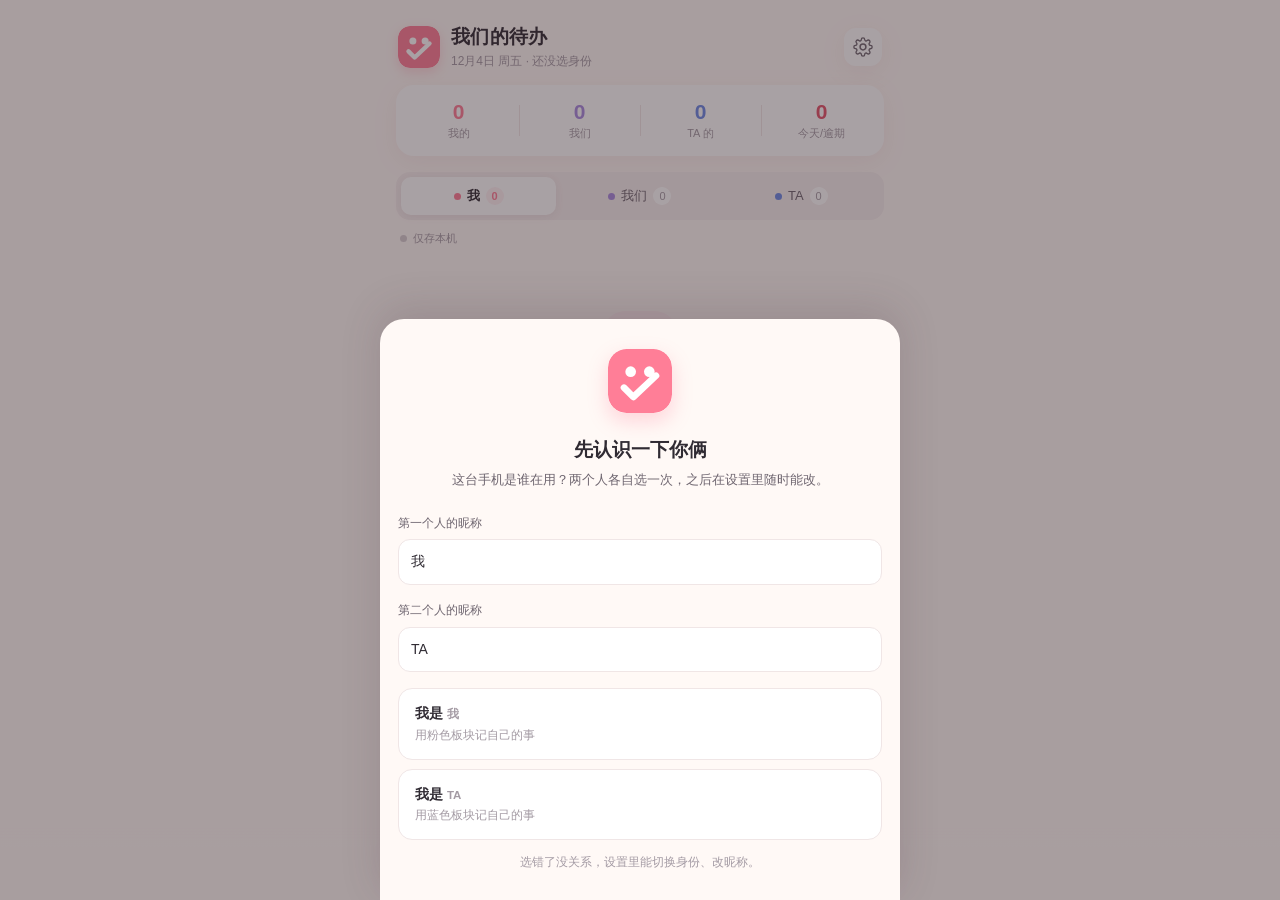
<file: duo-todo-deploy/index.html>
<!DOCTYPE html>
<html lang="zh-CN">
<head>
<meta charset="utf-8">
<meta name="viewport" content="width=device-width, initial-scale=1, viewport-fit=cover">
<title>我们的待办</title>
<meta name="theme-color" content="#FF7E97">
<meta name="mobile-web-app-capable" content="yes">
<meta name="apple-mobile-web-app-capable" content="yes">
<meta name="apple-mobile-web-app-status-bar-style" content="default">
<meta name="description" content="两个人的专属待办清单，分板块记录，一键转发微信互相提醒。">
<link rel="manifest" href="manifest.json">
<link rel="icon" type="image/png" href="icons/icon-192.png">
<link rel="apple-touch-icon" href="icons/icon-192.png">
<link rel="stylesheet" href="styles.css">
</head>
<body>

<svg xmlns="http://www.w3.org/2000/svg" style="display:none" aria-hidden="true">
  <symbol id="i-gear" viewBox="0 0 24 24"><path d="M12 15.5a3.5 3.5 0 1 0 0-7 3.5 3.5 0 0 0 0 7Z" fill="none" stroke="currentColor" stroke-width="1.8"/><path d="M19.4 15a1.7 1.7 0 0 0 .34 1.88l.06.06a2 2 0 1 1-2.83 2.83l-.06-.06a1.7 1.7 0 0 0-1.88-.34 1.7 1.7 0 0 0-1 1.56V21a2 2 0 1 1-4 0v-.09A1.7 1.7 0 0 0 9 19.4a1.7 1.7 0 0 0-1.88.34l-.06.06a2 2 0 1 1-2.83-2.83l.06-.06A1.7 1.7 0 0 0 4.6 15a1.7 1.7 0 0 0-1.56-1H3a2 2 0 1 1 0-4h.09A1.7 1.7 0 0 0 4.6 9a1.7 1.7 0 0 0-.34-1.88l-.06-.06a2 2 0 1 1 2.83-2.83l.06.06A1.7 1.7 0 0 0 9 4.6a1.7 1.7 0 0 0 1-1.56V3a2 2 0 1 1 4 0v.09A1.7 1.7 0 0 0 15 4.6a1.7 1.7 0 0 0 1.88-.34l.06-.06a2 2 0 1 1 2.83 2.83l-.06.06A1.7 1.7 0 0 0 19.4 9c.14.62.68 1.06 1.31 1.09H21a2 2 0 1 1 0 4h-.09A1.7 1.7 0 0 0 19.4 15Z" fill="none" stroke="currentColor" stroke-width="1.6"/></symbol>
  <symbol id="i-plus" viewBox="0 0 24 24"><path d="M12 5v14M5 12h14" fill="none" stroke="currentColor" stroke-width="2.2" stroke-linecap="round"/></symbol>
  <symbol id="i-check" viewBox="0 0 24 24"><path d="m5 12.5 4.5 4.5L19 7" fill="none" stroke="currentColor" stroke-width="2.6" stroke-linecap="round" stroke-linejoin="round"/></symbol>
  <symbol id="i-send" viewBox="0 0 24 24"><path d="M21 3 10.5 13.5M21 3l-6.8 18-3.7-7.5L3 9.8 21 3Z" fill="none" stroke="currentColor" stroke-width="1.8" stroke-linecap="round" stroke-linejoin="round"/></symbol>
  <symbol id="i-close" viewBox="0 0 24 24"><path d="M6 6l12 12M18 6 6 18" fill="none" stroke="currentColor" stroke-width="2" stroke-linecap="round"/></symbol>
  <symbol id="i-lock" viewBox="0 0 24 24"><rect x="5" y="10" width="14" height="10" rx="2" fill="none" stroke="currentColor" stroke-width="1.8"/><path d="M8 10V7a4 4 0 0 1 8 0v3" fill="none" stroke="currentColor" stroke-width="1.8"/></symbol>
  <symbol id="i-cloud" viewBox="0 0 24 24"><path d="M6.5 18a4.5 4.5 0 0 1-.4-9A6 6 0 0 1 17.7 8a4 4 0 0 1 .3 10H6.5Z" fill="none" stroke="currentColor" stroke-width="1.8" stroke-linejoin="round"/></symbol>
  <symbol id="i-trash" viewBox="0 0 24 24"><path d="M4 7h16M9 7V5h6v2M6 7l1 13h10l1-13" fill="none" stroke="currentColor" stroke-width="1.8" stroke-linecap="round" stroke-linejoin="round"/></symbol>
  <symbol id="i-help" viewBox="0 0 24 24"><circle cx="12" cy="12" r="9" fill="none" stroke="currentColor" stroke-width="1.8"/><path d="M9.5 9.2a2.6 2.6 0 1 1 3.4 2.5c-.7.3-1 .8-1 1.6v.4M12 17h.01" fill="none" stroke="currentColor" stroke-width="1.8" stroke-linecap="round"/></symbol>
  <symbol id="i-copy" viewBox="0 0 24 24"><rect x="8" y="8" width="12" height="12" rx="2" fill="none" stroke="currentColor" stroke-width="1.8"/><path d="M16 8V6a2 2 0 0 0-2-2H6a2 2 0 0 0-2 2v8a2 2 0 0 0 2 2h2" fill="none" stroke="currentColor" stroke-width="1.8"/></symbol>
  <symbol id="i-download" viewBox="0 0 24 24"><path d="M12 3v12m0 0 4-4m-4 4-4-4M4 18v2h16v-2" fill="none" stroke="currentColor" stroke-width="1.8" stroke-linecap="round" stroke-linejoin="round"/></symbol>
  <symbol id="i-chevron" viewBox="0 0 24 24"><path d="m9 6 6 6-6 6" fill="none" stroke="currentColor" stroke-width="2" stroke-linecap="round" stroke-linejoin="round"/></symbol>
</svg>

<div id="app">
  <header class="topbar">
    <div class="brand">
      <div class="brand-mark" aria-hidden="true">
        <svg viewBox="0 0 48 48"><rect width="48" height="48" rx="14" fill="#FF7E97"/><circle cx="17" cy="17" r="4" fill="#fff"/><circle cx="31" cy="17" r="4" fill="#fff"/><path d="m12 29 7 7 17-16" fill="none" stroke="#fff" stroke-width="5" stroke-linecap="round" stroke-linejoin="round"/></svg>
      </div>
      <div class="brand-text">
        <h1>我们的待办</h1>
        <p id="todayLine">正在加载…</p>
      </div>
    </div>
    <button class="icon-btn" id="btnSettings" aria-label="设置与帮助"><svg class="ic"><use href="#i-gear"></use></svg></button>
  </header>

  <section class="overview" aria-label="待办概览">
    <div class="ov-item"><b id="ovMine">0</b><span>我的</span></div>
    <div class="ov-item"><b id="ovUs">0</b><span>我们</span></div>
    <div class="ov-item"><b id="ovTa">0</b><span>TA 的</span></div>
    <div class="ov-item ov-today"><b id="ovToday">0</b><span>今天/逾期</span></div>
  </section>

  <div class="install-bar" id="installBar" hidden>
    <div class="install-copy"><b>装到手机桌面</b><span>点开就像 App，图标还能显示未完成任务数</span></div>
    <button class="install-go" id="btnInstall">添加</button>
    <button class="install-x" id="btnInstallClose" aria-label="以后再说"><svg class="ic"><use href="#i-close"></use></svg></button>
  </div>

  <nav class="tabs" id="tabs" aria-label="板块切换">
    <button class="tab" data-tab="A"><span class="tab-dot dot-a"></span><span class="tab-name">我的</span><span class="tab-count" data-count="A">0</span></button>
    <button class="tab" data-tab="US"><span class="tab-dot dot-us"></span><span class="tab-name">我们</span><span class="tab-count" data-count="US">0</span></button>
    <button class="tab" data-tab="B"><span class="tab-dot dot-b"></span><span class="tab-name">TA 的</span><span class="tab-count" data-count="B">0</span></button>
  </nav>

  <div class="syncbar" id="syncBar"><span class="sync-dot" id="syncDot"></span><span id="syncText">仅存本机</span></div>

  <main class="list" id="list"></main>

  <div class="addbar">
    <button class="add-btn" id="btnAdd"><svg class="ic"><use href="#i-plus"></use></svg><span>添加待办</span></button>
  </div>
</div>

<div class="scrim" id="scrim"></div>

<!-- 添加 / 编辑待办 -->
<section class="sheet" id="editSheet" role="dialog" aria-modal="true" aria-hidden="true">
  <div class="sheet-head">
    <button class="head-btn" data-close="editSheet">取消</button>
    <h2 id="editTitle">添加待办</h2>
    <button class="head-btn primary" id="btnSaveItem">保存</button>
  </div>
  <div class="sheet-body">
    <label class="field">
      <span class="field-label">要做什么</span>
      <input id="fTitle" type="text" maxlength="80" placeholder="比如：一起去超市买牛奶" autocomplete="off">
    </label>
    <div class="field">
      <span class="field-label">放在哪个板块</span>
      <div class="seg" id="fOwner">
        <button type="button" data-owner="A">我的</button>
        <button type="button" data-owner="US">我们</button>
        <button type="button" data-owner="B">TA 的</button>
      </div>
    </div>
    <div class="field">
      <span class="field-label">紧急程度（列表会按这个排）</span>
      <div class="seg" id="fPriority">
        <button type="button" data-prio="0">普通</button>
        <button type="button" data-prio="1">重要</button>
        <button type="button" data-prio="2">紧急</button>
      </div>
    </div>
    <div class="field">
      <span class="field-label">截止时间（可不填）</span>
      <input id="fDue" type="datetime-local">
      <div class="quick" id="fQuick">
        <button type="button" data-quick="today">今晚 20:00</button>
        <button type="button" data-quick="tomorrow">明天 09:00</button>
        <button type="button" data-quick="sunday">本周日 18:00</button>
        <button type="button" data-quick="clear">清除</button>
      </div>
    </div>
    <label class="field">
      <span class="field-label">备注（可不填）</span>
      <textarea id="fNote" rows="3" maxlength="500" placeholder="补充点细节，对方也能看到"></textarea>
    </label>
    <button id="btnDeleteItem" class="danger-btn" hidden><svg class="ic"><use href="#i-trash"></use></svg>删除这条待办</button>
  </div>
</section>

<!-- 首次使用：选择身份 -->
<section class="sheet welcome" id="welcomeSheet" role="dialog" aria-modal="true" aria-hidden="true">
  <div class="welcome-top">
    <div class="welcome-icon"><svg viewBox="0 0 48 48"><rect width="48" height="48" rx="14" fill="#FF7E97"/><circle cx="17" cy="17" r="4" fill="#fff"/><circle cx="31" cy="17" r="4" fill="#fff"/><path d="m12 29 7 7 17-16" fill="none" stroke="#fff" stroke-width="5" stroke-linecap="round" stroke-linejoin="round"/></svg></div>
    <h2>先认识一下你俩</h2>
    <p>这台手机是谁在用？两个人各自选一次，之后在设置里随时能改。</p>
  </div>
  <div class="sheet-body">
    <label class="field"><span class="field-label">第一个人的昵称</span><input id="nickA" type="text" maxlength="12" value="我"></label>
    <label class="field"><span class="field-label">第二个人的昵称</span><input id="nickB" type="text" maxlength="12" value="TA"></label>
    <div class="pick-row">
      <button class="pick" id="btnPickA"><b>我是 <span id="pickNameA">我</span></b><span>用粉色板块记自己的事</span></button>
      <button class="pick" id="btnPickB"><b>我是 <span id="pickNameB">TA</span></b><span>用蓝色板块记自己的事</span></button>
    </div>
    <p class="hint">选错了没关系，设置里能切换身份、改昵称。</p>
  </div>
</section>

<!-- 设置 -->
<section class="sheet" id="settingsSheet" role="dialog" aria-modal="true" aria-hidden="true">
  <div class="sheet-head">
    <button class="head-btn" data-close="settingsSheet">关闭</button>
    <h2>设置</h2>
    <button class="head-btn primary" id="btnSaveSettings">保存</button>
  </div>
  <div class="sheet-body">
    <div class="card">
      <h3>身份与昵称</h3>
      <p class="card-hint">两台手机各选一次，昵称会同步给对方。</p>
      <div class="two-col">
        <label class="field"><span class="field-label">第一个人</span><input id="setNameA" type="text" maxlength="12"></label>
        <label class="field"><span class="field-label">第二个人</span><input id="setNameB" type="text" maxlength="12"></label>
      </div>
      <div class="field"><span class="field-label">这台手机是</span>
        <div class="seg" id="setMe"><button type="button" data-me="A">第一个人</button><button type="button" data-me="B">第二个人</button></div>
      </div>
    </div>

    <div class="card">
      <h3><svg class="ic"><use href="#i-cloud"></use></svg> 双人实时同步 <span class="tag-free">免费</span></h3>
      <p class="card-hint">不开启也能用，数据只存这台手机。开启后两台手机实时看到对方的新待办。用 Supabase 免费版，0 元、不用绑卡。</p>
      <label class="field"><span class="field-label">Project URL</span><input id="cloudUrl" type="url" placeholder="https://xxxx.supabase.co" autocomplete="off" spellcheck="false"></label>
      <label class="field"><span class="field-label">anon public key</span><input id="cloudKey" type="text" placeholder="eyJhbGciOi..." autocomplete="off" spellcheck="false"></label>
      <label class="field"><span class="field-label">配对房间码（两人填一样的）</span>
        <div class="inline-input"><input id="cloudRoom" type="text" placeholder="点右边生成" autocomplete="off" spellcheck="false"><button class="mini-btn" id="btnGenRoom">生成</button></div>
      </label>
      <div class="btn-row">
        <button class="soft-btn" id="btnTestCloud">保存并测试</button>
        <button class="soft-btn" id="btnCopyConfig"><svg class="ic"><use href="#i-copy"></use></svg>复制给 TA</button>
        <button class="soft-btn" id="btnCloudOff">关闭同步</button>
      </div>
      <div class="field" style="margin-top:12px"><span class="field-label">粘贴 TA 发来的配置，一键连上</span>
        <div class="inline-input"><input id="cfgInput" type="text" placeholder="DUOTODO1|..."><button class="mini-btn" id="btnPasteConfig">导入</button></div>
      </div>
      <p class="status-line" id="cloudStatus">未开启</p>
      <details class="sql-details"><summary>第一次用？点开看建表步骤</summary>
        <p>1. 打开 <b>supabase.com</b>，用 GitHub 账号免费注册（不用绑卡）→ New project，地区选 Singapore 或 Tokyo，记下数据库密码。</p>
        <p>2. 左侧 <b>SQL Editor</b> → New query → 把下面整段粘进去点 Run。</p>
        <button class="soft-btn" id="btnCopySQL"><svg class="ic"><use href="#i-copy"></use></svg>复制建表 SQL</button>
        <p>3. 左侧 <b>Project Settings → API</b>，复制 Project URL 和 anon public key，填到上面。</p>
        <p>4. 点「生成」拿到房间码，再点「复制给 TA」发到微信，对方在设置里粘贴导入即可。</p>
        <p class="warn">提示：免费项目 7 天没人访问会暂停，去后台点一下 Resume 就行；本应用数据仍完整存在各自手机里，不会丢。</p>
      </details>
    </div>

    <div class="card">
      <h3>数据</h3>
      <p class="card-hint">换手机或想备份时，导出一个文件；对方导入即可合并，不会覆盖已有内容。</p>
      <div class="btn-row">
        <button class="soft-btn" id="btnExport"><svg class="ic"><use href="#i-download"></use></svg>导出备份</button>
        <button class="soft-btn" id="btnImport">导入备份</button>
        <button class="soft-btn danger" id="btnClear">清空全部</button>
      </div>
    </div>

    <div class="card">
      <button class="link-row" id="btnHelp"><svg class="ic"><use href="#i-help"></use></svg><span>使用帮助 / 装到桌面 / 微信提醒</span><svg class="ic chev"><use href="#i-chevron"></use></svg></button>
      <p class="version">我们的待办 · v1.0 · 数据默认只存在你的手机</p>
    </div>
  </div>
</section>

<!-- 帮助 -->
<section class="sheet" id="helpSheet" role="dialog" aria-modal="true" aria-hidden="true">
  <div class="sheet-head">
    <button class="head-btn" data-close="helpSheet">返回</button>
    <h2>使用帮助</h2>
    <span style="width:52px"></span>
  </div>
  <div class="sheet-body help-body">
    <section class="help-sec">
      <h3>1. 装到手机桌面（两台 Android）</h3>
      <p>用 <b>Chrome</b> 打开本页链接 → 如果顶部出现「装到手机桌面」提示条，直接点「添加」即可；没出现就点 Chrome 右上角 <b>⋮</b> → <b>安装应用</b> 或 <b>添加到主屏幕</b>。</p>
      <p>从桌面图标打开是全屏的，没有地址栏。多数启动器会在图标上显示未完成数量的角标。</p>
    </section>
    <section class="help-sec">
      <h3>2. 两台手机怎么配对</h3>
      <p>① 各自打开应用，选择「这台手机是谁」，两人选不同的人。<br>② 不配置云也能用：各自记各自的，用提醒按钮把事发到微信。<br>③ 想实时同步：按设置页「第一次用？点开看建表步骤」做一次，约 3 分钟，全程免费。两人房间码一致即可。</p>
    </section>
    <section class="help-sec">
      <h3>3. 微信里互相提醒</h3>
      <p>每条待办右边的纸飞机按钮 → 自动生成一段提醒文字 → 弹出系统分享面板 → 选 <b>微信</b> → 选对方发送。若浏览器不支持分享，文字会自动复制，打开微信粘贴即可。</p>
      <p>微信没有开放「自动给个人发消息」的接口，所以这一步需要你点一下，好处是零配置、不受条数限制、不会被风控。</p>
    </section>
    <section class="help-sec">
      <h3>4. 板块与权限</h3>
      <p>三个板块都有自己的添加框：<b>我的</b> / <b>我们</b> / <b>TA 的</b>。对方板块可以帮 TA 记一条，但只有 TA 本人能勾选完成。共同区两人都能添加和勾选。</p>
      <p>紧急程度分「普通 / 重要 / 紧急」，列表自动按紧急优先、再按截止时间排，已完成自动沉底。</p>
    </section>
    <section class="help-sec">
      <h3>5. 隐私与可靠性</h3>
      <p>所有待办默认只存在本机浏览器存储里，不上传。开启云同步后，数据存放在你自己注册的 Supabase 项目里，靠一长串随机房间码区分；链接和配置别外传。</p>
      <p>免费云有休眠机制，但本地始终有一份完整数据，云断了应用照常用。建议偶尔用「导出备份」存一份文件。</p>
    </section>
  </div>
</section>

<div class="toast" id="toast" role="status" aria-live="polite"></div>
<input type="file" id="importFile" accept="application/json,.json" hidden>

<script src="app.js"></script>
</body>
</html>
</file>
<file: duo-todo-deploy/styles.css>
:root{
  --bg:#fff9f6;
  --card:#ffffff;
  --ink:#302b33;
  --ink-2:#6f6670;
  --ink-3:#a49ba4;
  --line:#f0e6e6;
  --pink:#ff7e97;
  --pink-soft:#fff0f3;
  --blue:#6c8ae4;
  --blue-soft:#eef2ff;
  --purple:#a98be0;
  --purple-soft:#f4efff;
  --danger:#e2546b;
  --shadow:0 6px 24px rgba(183,124,140,.10);
  --shadow-lg:0 -10px 40px rgba(80,50,60,.16);
  --r:18px;
}

*{box-sizing:border-box;-webkit-tap-highlight-color:transparent}
html,body{margin:0;padding:0}
body{
  background:var(--bg);
  color:var(--ink);
  font-family:-apple-system,BlinkMacSystemFont,"PingFang SC","Hiragino Sans GB","Microsoft YaHei",'Segoe UI',Roboto,sans-serif;
  font-size:15px;
  line-height:1.55;
  -webkit-font-smoothing:antialiased;
  overscroll-behavior-y:none;
}
button,input,textarea{font:inherit;color:inherit}
button{cursor:pointer;border:0;background:none;padding:0}
.ic{width:20px;height:20px;display:block;flex:none}

#app{max-width:520px;margin:0 auto;min-height:100vh;padding:0 16px calc(112px + env(safe-area-inset-bottom))}

/* ---------- header ---------- */
.topbar{display:flex;align-items:center;justify-content:space-between;padding:22px 2px 14px}
.brand{display:flex;align-items:center;gap:11px;min-width:0}
.brand-mark svg{width:42px;height:42px;display:block;border-radius:12px;box-shadow:0 4px 12px rgba(255,126,151,.28)}
.brand-text h1{margin:0;font-size:19px;font-weight:700;letter-spacing:.3px}
.brand-text p{margin:1px 0 0;font-size:12px;color:var(--ink-3)}
.icon-btn{width:38px;height:38px;border-radius:12px;background:#fff;color:var(--ink-2);display:grid;place-items:center;box-shadow:var(--shadow)}
.icon-btn:active{transform:scale(.94)}

/* ---------- overview ---------- */
.overview{display:grid;grid-template-columns:repeat(4,1fr);gap:8px;background:var(--card);border-radius:var(--r);padding:14px 6px;box-shadow:var(--shadow)}
.ov-item{display:flex;flex-direction:column;align-items:center;gap:1px;position:relative}
.ov-item+.ov-item::before{content:"";position:absolute;left:-4px;top:6px;bottom:6px;width:1px;background:var(--line)}
.ov-item b{font-size:21px;line-height:1.2;font-variant-numeric:tabular-nums}
.ov-item span{font-size:11px;color:var(--ink-3)}
.ov-item:nth-child(1) b{color:var(--pink)}
.ov-item:nth-child(2) b{color:var(--purple)}
.ov-item:nth-child(3) b{color:var(--blue)}
.ov-today b{color:var(--danger)}

/* ---------- install bar ---------- */
.install-bar{display:flex;align-items:center;gap:10px;margin-top:12px;padding:11px 12px;border-radius:14px;background:linear-gradient(100deg,#fff0f3,#f4efff);border:1px solid #ffe0e7}
.install-bar[hidden]{display:none}
.install-copy{flex:1;min-width:0;display:flex;flex-direction:column;line-height:1.35}
.install-copy b{font-size:13px}
.install-copy span{font-size:11px;color:var(--ink-2)}
.install-go{background:var(--pink);color:#fff;font-size:13px;font-weight:600;padding:7px 14px;border-radius:10px;flex:none}
.install-x{color:var(--ink-3);padding:4px;flex:none}
.install-x .ic{width:16px;height:16px}

/* ---------- tabs ---------- */
.tabs{display:flex;gap:6px;margin:16px 0 0;background:#f6eeee;border-radius:14px;padding:5px}
.tab{flex:1;display:flex;align-items:center;justify-content:center;gap:6px;padding:9px 4px;border-radius:10px;font-size:13px;color:var(--ink-2);transition:.18s;white-space:nowrap}
.tab .tab-name{max-width:76px;overflow:hidden;text-overflow:ellipsis}
.tab-dot{width:7px;height:7px;border-radius:50%;flex:none}
.dot-a{background:var(--pink)}.dot-us{background:var(--purple)}.dot-b{background:var(--blue)}
.tab-count{font-size:11px;min-width:18px;height:18px;line-height:18px;border-radius:9px;background:#fff;color:var(--ink-3);padding:0 4px;font-variant-numeric:tabular-nums}
.tab.active{background:#fff;color:var(--ink);font-weight:600;box-shadow:0 2px 8px rgba(120,80,90,.08)}
.tab.active[data-tab="A"] .tab-count{background:var(--pink-soft);color:var(--pink)}
.tab.active[data-tab="US"] .tab-count{background:var(--purple-soft);color:var(--purple)}
.tab.active[data-tab="B"] .tab-count{background:var(--blue-soft);color:var(--blue)}

/* ---------- sync ---------- */
.syncbar{display:flex;align-items:center;gap:6px;padding:10px 4px 6px;font-size:11px;color:var(--ink-3)}
.sync-dot{width:7px;height:7px;border-radius:50%;background:#d5ccd0;flex:none}
.syncbar.ok .sync-dot{background:#59c48f}
.syncbar.syncing .sync-dot{background:#f0b94b;animation:pulse 1s infinite}
.syncbar.error .sync-dot{background:var(--danger)}
@keyframes pulse{50%{opacity:.3}}

/* ---------- list ---------- */
.list{display:flex;flex-direction:column;gap:10px;padding-top:6px}
.empty{text-align:center;padding:52px 20px;color:var(--ink-3)}
.empty-art{width:76px;height:76px;margin:0 auto 14px;border-radius:24px;background:var(--pink-soft);display:grid;place-items:center}
.empty-art svg{width:38px;height:38px;color:var(--pink);opacity:.65}
.empty b{display:block;color:var(--ink-2);font-size:15px;margin-bottom:4px}
.empty p{margin:0;font-size:12px;line-height:1.7}

.todo{display:flex;align-items:flex-start;gap:11px;background:var(--card);border-radius:16px;padding:14px 12px;box-shadow:var(--shadow);border-left:3px solid transparent;animation:rise .22s ease both}
@keyframes rise{from{opacity:0;transform:translateY(6px)}to{opacity:1;transform:none}}
.todo[data-owner="A"]{border-left-color:var(--pink)}
.todo[data-owner="US"]{border-left-color:var(--purple)}
.todo[data-owner="B"]{border-left-color:var(--blue)}
.todo.p2{box-shadow:0 6px 24px rgba(226,84,107,.14)}
.todo.is-done{opacity:.55}
.check{width:24px;height:24px;flex:none;margin-top:1px;border-radius:8px;border:2px solid #ded4d8;display:grid;place-items:center;color:#fff;transition:.15s}
.check .ic{width:15px;height:15px;opacity:0}
.check:active{transform:scale(.9)}
.todo.is-done .check{background:var(--pink);border-color:var(--pink)}
.todo.is-done .check .ic{opacity:1}
.check.locked{border-style:dashed;border-color:#e5dde1;color:var(--ink-3);cursor:default}
.check.locked .ic{opacity:.55;width:13px;height:13px}
.todo-body{flex:1;min-width:0}
.todo-title{font-size:14.5px;font-weight:600;word-break:break-word;line-height:1.45}
.todo.is-done .todo-title{text-decoration:line-through;color:var(--ink-3)}
.todo-meta{display:flex;flex-wrap:wrap;gap:5px;margin-top:6px}
.chip{font-size:10.5px;padding:2px 7px;border-radius:7px;background:#f7f2f3;color:var(--ink-2);line-height:1.6;white-space:nowrap}
.chip.p1{background:#fff4e3;color:#c8872b}
.chip.p2{background:#ffeaf0;color:var(--danger)}
.chip.overdue{background:#ffe6e9;color:var(--danger);font-weight:600}
.chip.note-chip{background:#f2f0fa;color:#7f6bb0}
.todo-note{font-size:12px;color:var(--ink-2);margin-top:7px;white-space:pre-wrap;word-break:break-word;border-top:1px dashed var(--line);padding-top:7px}
.todo-actions{display:flex;flex-direction:column;gap:4px;flex:none}
.act-btn{width:32px;height:32px;border-radius:10px;display:grid;place-items:center;color:var(--ink-3)}
.act-btn:active{background:#f7f2f3}
.act-btn.send{color:var(--pink)}
.act-btn .ic{width:17px;height:17px}

.done-head{display:flex;align-items:center;gap:7px;margin:8px 2px 0;font-size:12px;color:var(--ink-3)}
.done-head .ic{width:14px;height:14px;transition:transform .2s}
.done-head.open .ic{transform:rotate(90deg)}

/* ---------- add bar ---------- */
.addbar{position:fixed;left:0;right:0;bottom:0;padding:12px 16px calc(12px + env(safe-area-inset-bottom));background:linear-gradient(to top,var(--bg) 72%,rgba(255,249,246,0));z-index:5;pointer-events:none}
.add-btn{pointer-events:auto;max-width:488px;width:100%;margin:0 auto;height:50px;border-radius:16px;background:var(--pink);color:#fff;font-size:15px;font-weight:600;display:flex;align-items:center;justify-content:center;gap:7px;box-shadow:0 8px 22px rgba(255,126,151,.36)}
.add-btn:active{transform:translateY(1px)}
.add-btn .ic{width:20px;height:20px}

/* ---------- sheets ---------- */
.scrim{position:fixed;inset:0;background:rgba(48,32,40,.42);z-index:20;opacity:0;pointer-events:none;transition:opacity .25s}
.scrim.open{opacity:1;pointer-events:auto}
.sheet{position:fixed;left:0;right:0;bottom:0;z-index:21;background:var(--bg);border-radius:24px 24px 0 0;box-shadow:var(--shadow-lg);max-width:520px;margin:0 auto;max-height:90vh;display:flex;flex-direction:column;transform:translateY(102%);transition:transform .28s cubic-bezier(.22,.9,.3,1);visibility:hidden}
.sheet.open{transform:none;visibility:visible}
.sheet-head{display:flex;align-items:center;justify-content:space-between;padding:16px 18px 12px;border-bottom:1px solid var(--line);flex:none}
.sheet-head h2{margin:0;font-size:16px;font-weight:700}
.head-btn{font-size:14px;color:var(--ink-2);min-width:52px;text-align:left}
.head-btn:last-child{text-align:right}
.head-btn.primary{color:var(--pink);font-weight:600}
.sheet-body{padding:16px 18px calc(28px + env(safe-area-inset-bottom));overflow-y:auto;-webkit-overflow-scrolling:touch}
.field{display:block;margin-bottom:16px}
.field-label{display:block;font-size:12px;color:var(--ink-2);margin-bottom:7px;font-weight:500}
.field input,.field textarea,.inline-input input{width:100%;border:1px solid var(--line);background:#fff;border-radius:12px;padding:11px 12px;font-size:14px;outline:none;transition:border-color .18s}
.field textarea{resize:vertical;line-height:1.5}
.field input:focus,.field textarea:focus,.inline-input input:focus{border-color:var(--pink)}
.field input::placeholder,.field textarea::placeholder,.inline-input input::placeholder{color:#c9c0c5}
input[type="datetime-local"]{min-height:44px}
.seg{display:flex;gap:5px;background:#f5eded;border-radius:12px;padding:4px}
.seg button{flex:1;padding:9px 4px;border-radius:9px;font-size:13px;color:var(--ink-2);transition:.15s}
.seg button.on{background:#fff;color:var(--ink);font-weight:600;box-shadow:0 2px 6px rgba(120,80,90,.09)}
#fOwner button[data-owner="A"].on{color:var(--pink)}
#fOwner button[data-owner="US"].on{color:var(--purple)}
#fOwner button[data-owner="B"].on{color:var(--blue)}
#fPriority button[data-prio="2"].on{color:var(--danger)}
.quick{display:flex;flex-wrap:wrap;gap:6px;margin-top:9px}
.quick button{font-size:11.5px;padding:6px 10px;border-radius:9px;background:#fff;border:1px solid var(--line);color:var(--ink-2)}
.quick button:active{background:var(--pink-soft)}
.danger-btn{width:100%;display:flex;align-items:center;justify-content:center;gap:6px;color:var(--danger);font-size:13px;padding:12px;border-radius:12px;background:#fff0f2;margin-top:4px}
.danger-btn[hidden]{display:none}
.danger-btn .ic{width:16px;height:16px}

/* welcome */
.welcome .welcome-top{text-align:center;padding:30px 26px 6px}
.welcome-icon svg{width:64px;height:64px;border-radius:18px;box-shadow:0 8px 20px rgba(255,126,151,.3)}
.welcome-top h2{margin:16px 0 6px;font-size:19px}
.welcome-top p{margin:0;font-size:12.5px;color:var(--ink-2);line-height:1.7}
.two-col{display:grid;grid-template-columns:1fr 1fr;gap:10px}
.two-col .field{margin-bottom:12px}
.pick-row{display:grid;gap:9px;margin-top:4px}
.pick{display:flex;flex-direction:column;align-items:flex-start;gap:2px;padding:14px 16px;border-radius:14px;background:#fff;border:1.5px solid var(--line);text-align:left}
.pick b{font-size:14px}
.pick span{font-size:11.5px;color:var(--ink-3)}
#btnPickA:active{border-color:var(--pink);background:var(--pink-soft)}
#btnPickB:active{border-color:var(--blue);background:var(--blue-soft)}
.hint{font-size:11.5px;color:var(--ink-3);text-align:center;margin:14px 0 0}

/* settings cards */
.card{background:var(--card);border-radius:16px;padding:15px 14px;margin-bottom:12px;box-shadow:var(--shadow)}
.card h3{margin:0 0 4px;font-size:14px;font-weight:700;display:flex;align-items:center;gap:6px}
.card h3 .ic{width:17px;height:17px;color:var(--pink)}
.card-hint{margin:0 0 14px;font-size:11.5px;color:var(--ink-3);line-height:1.65}
.card .field{margin-bottom:12px}
.card .field:last-child{margin-bottom:0}
.tag-free{font-size:10px;font-weight:600;color:#3ba574;background:#e8f8f0;padding:2px 7px;border-radius:6px}
.inline-input{display:flex;gap:7px}
.inline-input input{flex:1;min-width:0}
.mini-btn{flex:none;padding:0 13px;border-radius:11px;background:var(--pink-soft);color:var(--pink);font-size:12.5px;font-weight:600}
.btn-row{display:flex;flex-wrap:wrap;gap:7px;margin-top:10px}
.soft-btn{display:inline-flex;align-items:center;gap:5px;font-size:12.5px;padding:9px 12px;border-radius:11px;background:#f7f2f3;color:var(--ink-2)}
.soft-btn .ic{width:15px;height:15px}
.soft-btn:active{background:#efe6e8}
.soft-btn.danger{color:var(--danger);background:#fff0f2}
.status-line{font-size:11.5px;color:var(--ink-3);margin:10px 0 0;word-break:break-all}
.sql-details{margin-top:12px;border-top:1px solid var(--line);padding-top:10px;font-size:12px;color:var(--ink-2);line-height:1.75}
.sql-details summary{cursor:pointer;color:var(--pink);font-weight:600;font-size:12.5px}
.sql-details p{margin:9px 0}
.sql-details .warn{color:#b8793f;background:#fff7ea;padding:9px 10px;border-radius:9px}
.link-row{display:flex;align-items:center;gap:9px;width:100%;font-size:13.5px;color:var(--ink);padding:4px 0}
.link-row .ic{width:18px;height:18px;color:var(--pink)}
.link-row span{flex:1;text-align:left}
.link-row .chev{width:15px;height:15px;color:var(--ink-3)}
.version{font-size:11px;color:var(--ink-3);text-align:center;margin:14px 0 0}

/* help */
.help-sec{margin-bottom:20px}
.help-sec h3{font-size:13.5px;margin:0 0 7px;color:var(--pink)}
.help-sec p{font-size:12.5px;color:var(--ink-2);line-height:1.85;margin:0 0 7px}
.help-sec b{color:var(--ink)}

/* toast */
.toast{position:fixed;left:50%;bottom:calc(88px + env(safe-area-inset-bottom));transform:translate(-50%,12px);z-index:40;background:rgba(48,38,44,.94);color:#fff;font-size:13px;padding:10px 18px;border-radius:12px;max-width:86vw;text-align:center;opacity:0;pointer-events:none;transition:.22s;box-shadow:0 6px 20px rgba(0,0,0,.18)}
.toast.show{opacity:1;transform:translate(-50%,0)}

@media (max-width:360px){
  #app{padding-left:12px;padding-right:12px}
  .tab{font-size:12px;gap:4px}
  .overview{padding:12px 4px}
  .ov-item b{font-size:18px}
}
@media (display-mode:standalone){
  .topbar{padding-top:max(22px,env(safe-area-inset-top))}
}
</file>
